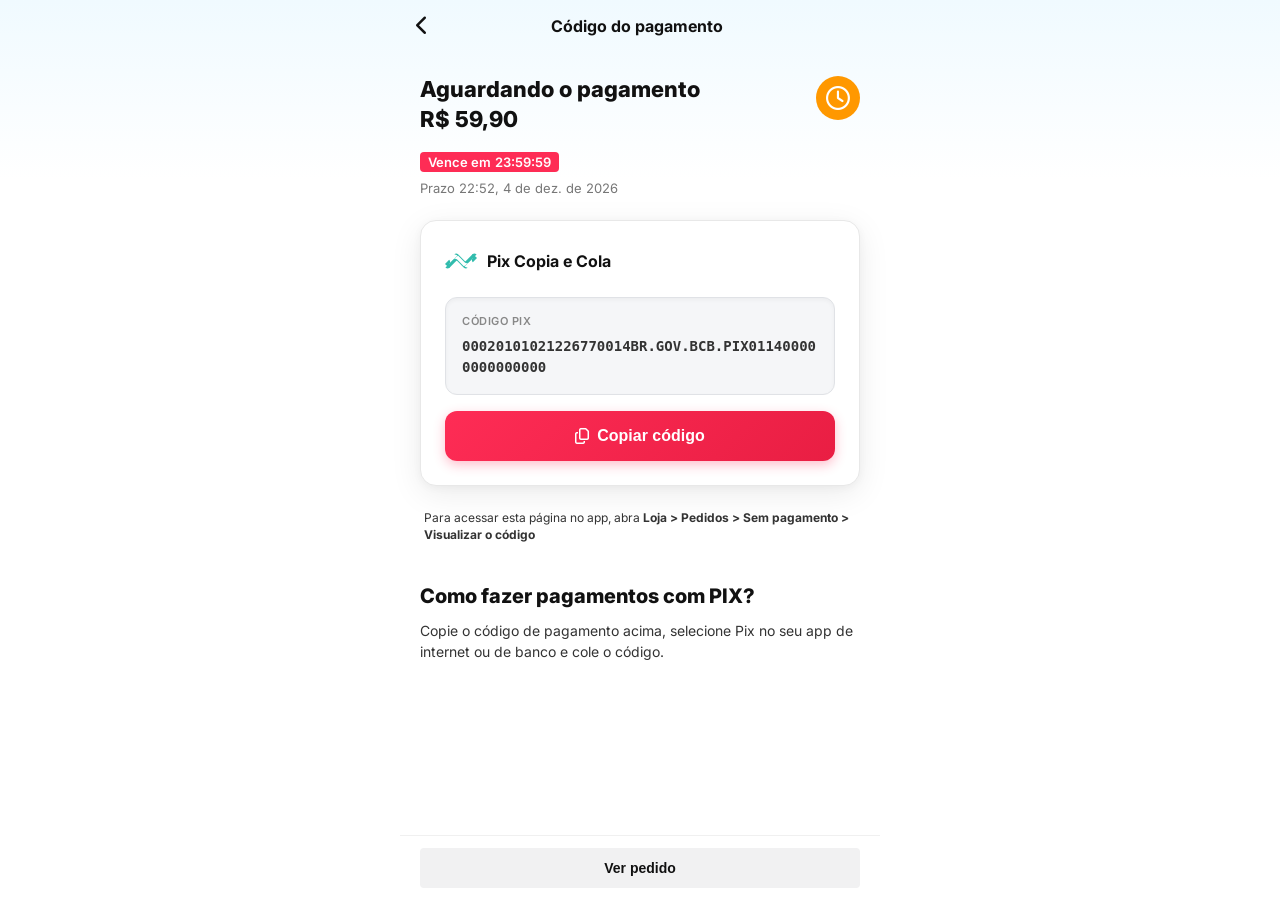
<file: pix.html>
<!DOCTYPE html>
<html lang="pt-br">
<head>
    <meta charset="UTF-8">
    <meta name="viewport" content="width=device-width, initial-scale=1.0, maximum-scale=1.0, user-scalable=no, viewport-fit=cover">
    <title>Código do pagamento - Pix</title>
    <link rel="preconnect" href="https://fonts.googleapis.com">
    <link rel="preconnect" href="https://fonts.gstatic.com" crossorigin>
    <link href="https://fonts.googleapis.com/css2?family=Inter:wght@400;500;600;700;800&display=swap" rel="stylesheet">
    <link rel="stylesheet" href="https://cdnjs.cloudflare.com/ajax/libs/font-awesome/6.4.0/css/all.min.css">

    <!-- TikTok Pixel Code -->
    <script>
    !function (w, d, t) {
      w.TiktokAnalyticsObject=t;var ttq=w[t]=w[t]||[];ttq.methods=["page","track","identify","instances","debug","on","off","once","ready","alias","group","enableCookie","disableCookie"],ttq.setAndDefer=function(t,e){t[e]=function(){t.push([e].concat(Array.prototype.slice.call(arguments,0)))}};for(var i=0;i<ttq.methods.length;i++)ttq.setAndDefer(ttq,ttq.methods[i]);ttq.instance=function(t){for(var e=ttq._i[t]||[],n=0;n<ttq.methods.length;n++)ttq.setAndDefer(e,ttq.methods[n]);return e},ttq.load=function(e,n){var r="https://analytics.tiktok.com/i18n/pixel/events.js";ttq._i=ttq._i||{},ttq._i[e]=[],ttq._i[e]._u=r,ttq._t=ttq._t||{},ttq._t[e]=+new Date,ttq._o=ttq._o||{},ttq._o[e]=n||{};var o=document.createElement("script");o.type="text/javascript",o.async=!0,o.src=r+"?sdkid="+e+"&lib="+t;var a=document.getElementsByTagName("script")[0];a.parentNode.insertBefore(o,a)};
      ttq.load('D470E4RC77U2P8MCJJR0');
      ttq.page();
      // Purchase event = PIX gerado (sem duplicar no obrigado)
      ttq.track('CompletePayment', { content_type: 'product', value: 59.90, currency: 'BRL' });
    }(window, document, 'ttq');
    </script>
    <!-- End TikTok Pixel Code -->

    <style>
        :root {
            --brand-pink: #fe2c55;
            --text-primary: #111;
            --text-secondary: #73747b;
            --bg-page: #ffffff;
            --divider: #f0f0f0;
        }

        * { margin: 0; padding: 0; box-sizing: border-box; }
        body { 
            font-family: 'Inter', sans-serif; 
            background: linear-gradient(180deg, #f0faff 0%, #ffffff 20%);
            min-height: 100vh;
            color: var(--text-primary);
            max-width: 480px;
            margin: 0 auto;
        }

        .header {
            display: flex;
            align-items: center;
            padding: 16px;
            position: relative;
        }
        .btn-back { font-size: 20px; cursor: pointer; }
        .header-title { flex: 1; text-align: center; font-size: 16px; font-weight: 700; margin-right: 20px; }

        .main-content { padding: 24px 20px; }

        .status-row { display: flex; justify-content: space-between; align-items: flex-start; margin-bottom: 8px; }
        .status-info h1 { font-size: 22px; font-weight: 800; line-height: 1.2; margin-bottom: 4px; }
        .status-info .amount { font-size: 22px; font-weight: 800; display: block; }
        
        .clock-icon {
            width: 44px;
            height: 44px;
            background: #ff9800;
            border-radius: 50%;
            display: flex;
            align-items: center;
            justify-content: center;
            color: white;
            font-size: 24px;
        }

        .expiry-badge {
            display: inline-flex;
            align-items: center;
            gap: 4px;
            background: #fe2c55;
            color: white;
            font-size: 13px;
            font-weight: 600;
            padding: 2px 8px;
            border-radius: 4px;
            margin-top: 12px;
        }

        .expiry-text { font-size: 13px; color: #777; margin-top: 8px; }

        .pix-card {
            background: white;
            border-radius: 16px;
            padding: 24px;
            margin-top: 24px;
            box-shadow: 0 8px 32px rgba(0,0,0,0.08), 0 2px 8px rgba(0,0,0,0.04);
            border: 1px solid #e8e8e8;
        }

        .pix-header { display: flex; align-items: center; gap: 10px; margin-bottom: 20px; }
        .pix-logo-svg { width: 32px; height: 32px; }
        .pix-label { font-size: 16px; font-weight: 700; color: #111; }

        .pix-code-box {
            background: #f5f6f8;
            border: 1px solid #e0e2e6;
            border-radius: 12px;
            padding: 16px;
            margin-bottom: 16px;
            position: relative;
            box-shadow: inset 0 2px 4px rgba(0,0,0,0.04);
        }
        .pix-code-label {
            font-size: 11px;
            font-weight: 600;
            color: #888;
            text-transform: uppercase;
            letter-spacing: 0.5px;
            margin-bottom: 8px;
        }
        .pix-code-display {
            font-size: 14px;
            font-weight: 600;
            color: #333;
            word-break: break-all;
            line-height: 1.5;
            font-family: 'SF Mono', 'Menlo', 'Consolas', monospace;
        }

        .btn-copy {
            background: linear-gradient(135deg, #fe2c55, #e91e43);
            color: white;
            width: 100%;
            border: none;
            border-radius: 12px;
            padding: 16px;
            font-size: 16px;
            font-weight: 700;
            display: flex;
            align-items: center;
            justify-content: center;
            gap: 8px;
            cursor: pointer;
            box-shadow: 0 4px 12px rgba(254,44,85,0.3);
            transition: transform 0.15s ease, box-shadow 0.15s ease;
        }
        .btn-copy:active {
            transform: scale(0.97);
            box-shadow: 0 2px 6px rgba(254,44,85,0.2);
        }

        .instruction-footer { font-size: 12px; color: #333; line-height: 1.4; margin-top: 24px; padding: 0 4px; }
        .instruction-footer strong { font-weight: 700; }

        .how-to-pay { margin-top: 40px; }
        .how-to-pay h2 { font-size: 20px; font-weight: 800; margin-bottom: 12px; }
        .how-to-pay p { font-size: 14px; color: #333; line-height: 1.5; }

        .bottom-bar {
            position: fixed;
            bottom: 0;
            left: 0;
            right: 0;
            max-width: 480px;
            margin: 0 auto;
            background: #ffffff;
            padding: 12px 20px;
            padding-bottom: calc(12px + env(safe-area-inset-bottom));
            border-top: 1px solid #f0f0f0;
        }

        .btn-order {
            background: #f1f1f2;
            color: #111;
            width: 100%;
            border: none;
            border-radius: 4px;
            padding: 12px;
            font-size: 14px;
            font-weight: 600;
            text-align: center;
            cursor: pointer;
        }

        /* Confirmação flutuante */
        #toast {
            position: fixed;
            bottom: 100px;
            left: 50%;
            transform: translateX(-50%);
            background: rgba(0,0,0,0.8);
            color: white;
            padding: 8px 16px;
            border-radius: 20px;
            font-size: 13px;
            display: none;
            z-index: 1000;
        }

    </style>
</head>
<body>

    <header class="header">
        <i class="fa-solid fa-chevron-left btn-back" onclick="window.history.back()"></i>
        <div class="header-title">Código do pagamento</div>
    </header>

    <main class="main-content">
        <div class="status-row">
            <div class="status-info">
                <h1>Aguardando o pagamento</h1>
                <span class="amount" id="display-amount">R$ 124,40</span>
            </div>
            <div class="clock-icon">
                <i class="fa-regular fa-clock"></i>
            </div>
        </div>

        <div class="expiry-badge">
            Vence em <span id="timer">23:59:59</span>
        </div>

        <div class="expiry-text">
            Prazo <span id="current-deadline">16:23, 2 de abr 2026</span>
        </div>

        <div class="pix-card">
            <div class="pix-header">
                <svg class="pix-logo-svg" viewBox="0 0 512 512" fill="none" xmlns="http://www.w3.org/2000/svg">
                    <path d="M362.9 362.9c-16.6 16.6-43.5 16.6-60.1 0L195.6 255.7c-4.7-4.7-12.3-4.7-17 0l-107 107.1c-16.6 16.6-43.5 16.6-60.1 0l-4.2-4.2 126.5-126.5c16.6-16.6 43.5-16.6 60.1 0l107.2 107.2c4.7 4.7 12.3 4.7 17 0L445.6 211.8l-4.2-4.2c-16.6-16.6-16.6-43.5 0-60.1l4.2-4.2 66.4 66.4-66.4 66.4-4.2-4.2c-16.6-16.6-16.6-43.5 0-60.1l4.2-4.2-121.9 121.9c-16.6 16.6-43.5 16.6-60.1 0z" fill="#32BCAD"/>
                    <path d="M149.1 149.1c16.6-16.6 43.5-16.6 60.1 0l107.2 107.2c4.7 4.7 12.3 4.7 17 0l107-107.1c16.6-16.6 43.5-16.6 60.1 0l4.2 4.2-126.5 126.5c-16.6 16.6-43.5 16.6-60.1 0L211 172.7c-4.7-4.7-12.3-4.7-17 0L66.4 300.2l4.2 4.2c16.6 16.6 16.6 43.5 0 60.1l-4.2 4.2L0 302.3l66.4-66.4 4.2 4.2c16.6 16.6 16.6 43.5 0 60.1l-4.2 4.2 121.9-121.9c16.6-16.6 43.5-16.6 60.1 0z" fill="#32BCAD"/>
                </svg>
                <span class="pix-label">Pix Copia e Cola</span>
            </div>
            
            <div class="pix-code-box">
                <div class="pix-code-label">Código Pix</div>
                <div class="pix-code-display" id="pix-code-trunc">00020101021226770014BR...</div>
            </div>

            <button class="btn-copy" onclick="copyPix()">
                <i class="fa-regular fa-copy"></i> Copiar código
            </button>
        </div>

        <div class="instruction-footer">
            Para acessar esta página no app, abra <strong>Loja > Pedidos > Sem pagamento > Visualizar o código</strong>
        </div>

        <div class="how-to-pay">
            <h2>Como fazer pagamentos com PIX?</h2>
            <p>Copie o código de pagamento acima, selecione Pix no seu app de internet ou de banco e cole o código.</p>
        </div>
    </main>

    <div class="bottom-bar">
        <button class="btn-order" onclick="window.location.href='index.html'">Ver pedido</button>
    </div>

    <div id="toast">Copiado com sucesso!</div>

    <script>
        // Carregar dados
        const pixData = JSON.parse(localStorage.getItem('lastPixData')) || {};
        const amount = localStorage.getItem('lastPurchaseValue') || '59,90';
        
        document.getElementById('display-amount').innerText = 'R$ ' + amount;
        
        const fullPixCode = pixData.qrCode || "00020101021226770014BR.GOV.BCB.PIX011400000000000000";
        document.getElementById('pix-code-trunc').innerText = fullPixCode;

        // Deadline (Data de hoje + 1 dia)
        const now = new Date();
        const deadlineDate = new Date(now.getTime() + 24 * 60 * 60 * 1000);
        const options = { hour: '2-digit', minute: '2-digit', day: 'numeric', month: 'short', year: 'numeric' };
        document.getElementById('current-deadline').innerText = now.toLocaleTimeString('pt-BR', {hour:'2-digit', minute:'2-digit'}) + ", " + now.toLocaleDateString('pt-BR', {day:'numeric', month:'short', year:'numeric'});

        // Timer
        let time = 24 * 60 * 60;
        const timerEl = document.getElementById('timer');
        setInterval(() => {
            time--;
            if (time < 0) return;
            const h = Math.floor(time / 3600);
            const m = Math.floor((time % 3600) / 60);
            const s = time % 60;
            timerEl.innerText = `${h.toString().padStart(2,'0')}:${m.toString().padStart(2,'0')}:${s.toString().padStart(2,'0')}`;
        }, 1000);

        function copyPix() {
            navigator.clipboard.writeText(fullPixCode).then(() => {
                const toast = document.getElementById('toast');
                toast.style.display = 'block';
                setTimeout(() => toast.style.display = 'none', 2000);
            });
        }

        // Polling de Status
        if (pixData.id) {
            setInterval(async () => {
                try {
                    const res = await fetch(`/api/status?id=${pixData.id}`);
                    if (res.ok) {
                        const data = await res.json();
                        if (data.status === 'paid' || data.status === 'APPROVED' || data.status === 'PAGO') {
                            window.location.href = 'obrigado.html';
                        }
                    }
                } catch (e) { console.error(e); }
            }, 5000);
        }
    </script>
</body>
</html>
</file>
